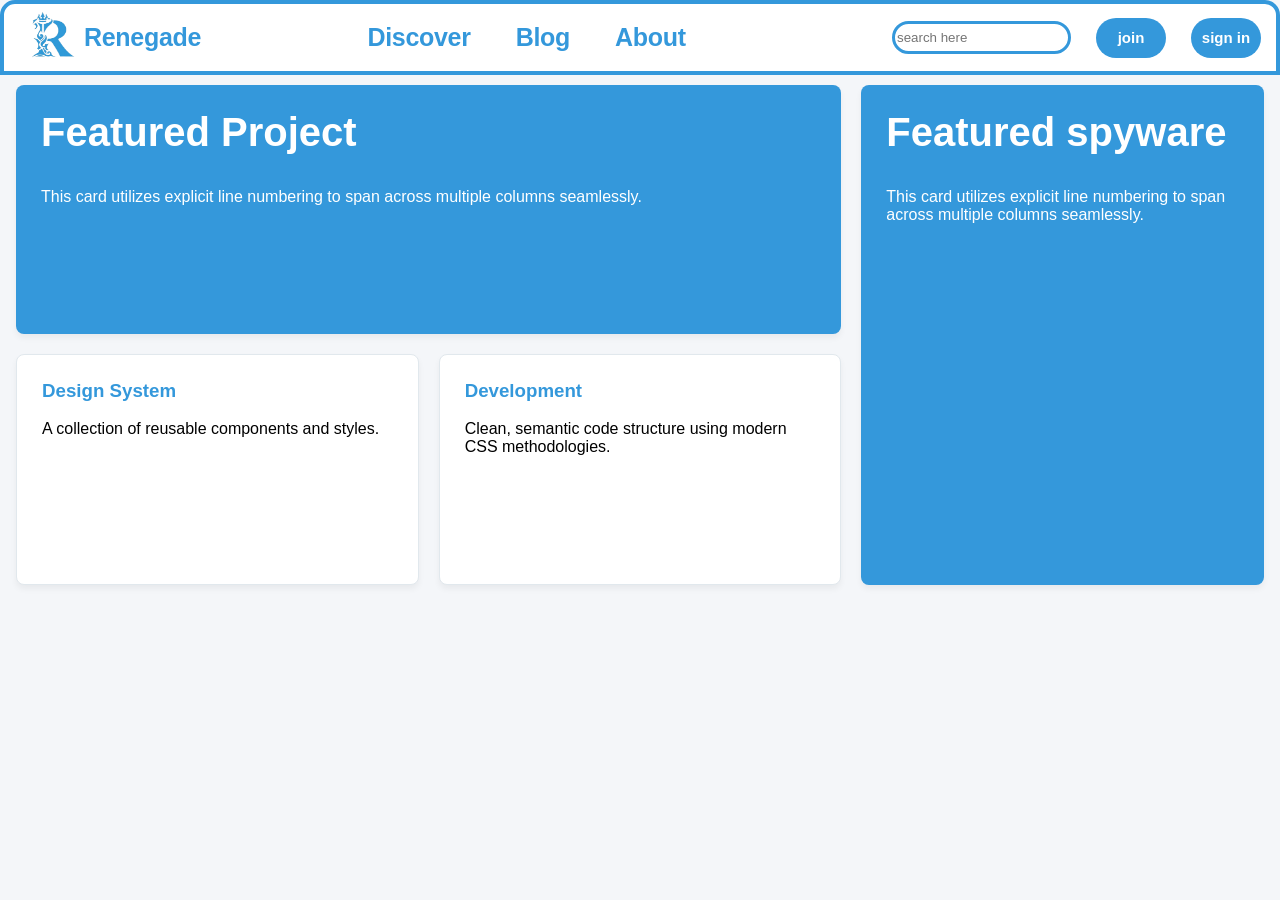
<file: index.html>
<!DOCTYPE html>
<html lang="en">
<head>
  <meta charset="UTF-8">
  <meta name="viewport" content="width=device-width, initial-scale=1.0">
  <title>CSS Grid Cards</title>
  <link rel="stylesheet" href="style.css">
</head>
<body>
  <div class="nav-bar">
    <div class="nav-left">
        <span class="logo"><a href="#"><img src="logo.png" height="70px" width="80px" ></a></span>
        <span class="logo-text">Renegade</span>
        
    </div>

    <div class="nav-center">
        <span><a class="links" href="#">Discover</a></span>
        <span><a class="links" href="#">Blog</a></span>
        <span><a class="links" href="#">About</a></span>
    </div>

    <div class="nav-right">
        <span><input class="search-bar" type="text" placeholder="search here"></span>
        <span><button class="buttons">join</button></span>
        <span><button class="buttons">sign in</button></span>
    </div>
    
</div>
  <main class="grid-container">
    <div class="card featured-card">
      <h2>Featured Project</h2>
      <p>This card utilizes explicit line numbering to span across multiple columns seamlessly.</p>
    </div>
    
    <div class="card featured-card1">
      <h2>Featured spyware</h2>
      <p>This card utilizes explicit line numbering to span across multiple columns seamlessly.</p>
    </div>

    <div class="card">
      <h3>Design System</h3>
      <p>A collection of reusable components and styles.</p>
    </div>

    <div class="card">
      <h3>Development</h3>
      <p>Clean, semantic code structure using modern CSS methodologies.</p>
    </div>
  </main>

</body>
</html>
</file>
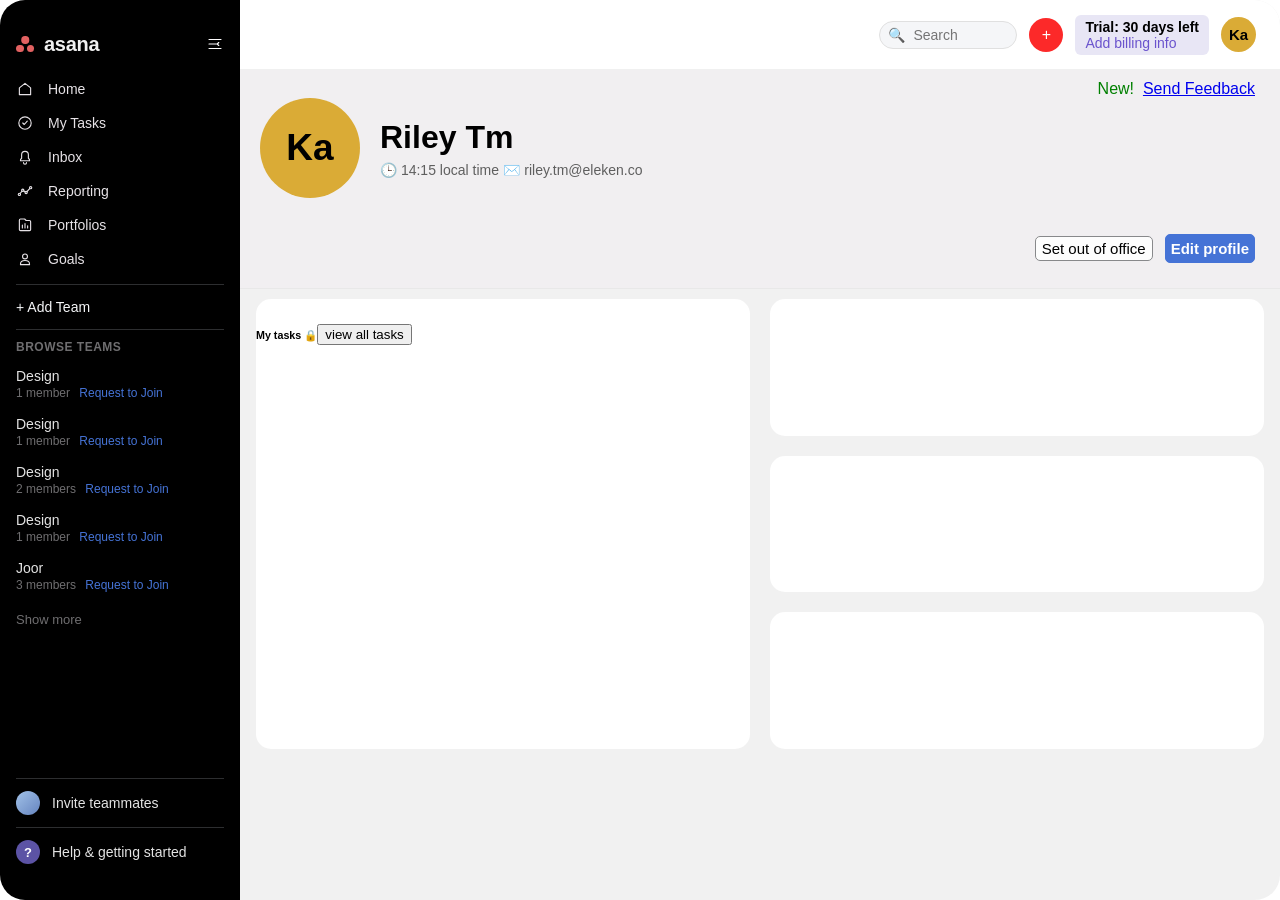
<file: profile.html>
<!DOCTYPE html>
<html lang="en">
<head>
    <meta charset="UTF-8">
    <meta name="viewport" content="width=device-width, initial-scale=1.0">
    <title>My Profile</title>
    <link rel="stylesheet" href="profile.css">
</head>
<body>
    <div class="container"> <aside>
            <div class="logo">
                <div class="asana-container">
                    <div class="asana-dots">
                        <div class="dot top"></div>
                        <div class="dot left"></div>
                        <div class="dot right"></div>   
                    </div>
                    <span class="asana-text">asana</span>
                    <svg class="header-icon" viewBox="0 0 24 24" fill="none" stroke="currentColor" stroke-width="1.5">
                        <path d="M4 6H20M4 12H14M4 18H20M17 10L15 12L17 14" stroke-linecap="round" stroke-linejoin="round"/>
                    </svg> 
                </div>
            </div>

            <div class="sidebar-menu">
                <div class="menu-item">
                    <svg class="asana-icon" viewBox="0 0 24 24" fill="none" stroke="currentColor" stroke-width="1.5">
                        <path d="M4.5 10.5L12 4.5L19.5 10.5V19.5H4.5V10.5Z" stroke-linecap="round" stroke-linejoin="round"/>
                    </svg>
                    <span class="label">Home</span>
                </div>
                <div class="menu-item">
                    <svg class="asana-icon" viewBox="0 0 24 24" fill="none" stroke="currentColor" stroke-width="1.5">
                        <circle cx="12" cy="12" r="8.25"/>
                        <path d="M9 12L11 14L15 9.5" stroke-linecap="round" stroke-linejoin="round"/>
                    </svg>
                    <span class="label">My Tasks</span>
                </div>
                <div class="menu-item">
                    <svg class="asana-icon" viewBox="0 0 24 24" fill="none" stroke="currentColor" stroke-width="1.5">
                        <path d="M12 4.5C14.5 4.5 16.5 6.5 16.5 9V13.5L18 15.5V17H6V15.5L7.5 13.5V9C7.5 6.5 9.5 4.5 12 4.5Z" stroke-linecap="round" stroke-linejoin="round"/>
                        <path d="M10 19.5C10 20.6 10.9 21.5 12 21.5C13.1 21.5 14 20.6 14 19.5" stroke-linecap="round"/>
                    </svg>
                    <span class="label">Inbox</span>
                </div>
                <div class="menu-item">
                    <svg class="asana-icon" viewBox="0 0 24 24" fill="none" stroke="currentColor" stroke-width="1.5">
                        <path d="M4.5 16.5L9 11L13.5 14L19.5 7.5" stroke-linecap="round" stroke-linejoin="round"/>
                        <circle cx="4.5" cy="16.5" r="1.5" fill="#1e1f21"/>
                        <circle cx="9" cy="11" r="1.5" fill="#1e1f21"/>
                        <circle cx="13.5" cy="14" r="1.5" fill="#1e1f21"/>
                        <circle cx="19.5" cy="7.5" r="1.5" fill="#1e1f21"/>
                    </svg>
                    <span class="label">Reporting</span>
                </div>
                <div class="menu-item">
                    <svg class="asana-icon" viewBox="0 0 24 24" fill="none" stroke="currentColor" stroke-width="1.5">
                        <path d="M4.5 7.5V18C4.5 18.8 5.2 19.5 6 19.5H18C18.8 19.5 19.5 18.8 19.5 18V7.5C19.5 6.7 18.8 6 18 6H13.5L11.5 4H6C5.2 4 4.5 4.7 4.5 5.5V7.5Z" stroke-linejoin="round"/>
                        <path d="M8.5 12V16M12 10V16M15.5 13V16" stroke-linecap="round"/>
                    </svg>
                    <span class="label">Portfolios</span>
                </div>
                <div class="menu-item">
                    <svg class="asana-icon" viewBox="0 0 24 24" fill="none" stroke="currentColor" stroke-width="1.5">
                        <circle cx="12" cy="8.5" r="3.25"/>
                        <path d="M6 18.5C6 15.5 8.5 14 12 14C15.5 14 18 15.5 18 18.5V19.5H6V18.5Z" stroke-linejoin="round"/>
                    </svg>
                    <span class="label">Goals</span>
                </div>
            </div>

            <hr class="sidebar-divider">
            <div>
                <p class="label">+ Add Team</p>
            </div>
            <hr class="sidebar-divider">
            
            <div class="section-title">Browse teams</div>
            <div class="team-list">
                <div class="team-item">
                    <div class="team-name">Design</div>
                    <div class="team-meta">1 member <a href="#" class="join-link">Request to Join</a></div>
                </div>
                <div class="team-item">
                    <div class="team-name">Design</div>
                    <div class="team-meta">1 member <a href="#" class="join-link">Request to Join</a></div>
                </div>
                <div class="team-item">
                    <div class="team-name">Design</div>
                    <div class="team-meta">2 members <a href="#" class="join-link">Request to Join</a></div>
                </div>
                <div class="team-item">
                    <div class="team-name">Design</div>
                    <div class="team-meta">1 member <a href="#" class="join-link">Request to Join</a></div>
                </div>
                <div class="team-item">
                    <div class="team-name">Joor</div>
                    <div class="team-meta">3 members <a href="#" class="join-link">Request to Join</a></div>
                </div>
                <div class="show-more-btn">Show more</div>
            </div>
            
            <div class="sidebar-footer">
                <hr class="sidebar-divider">
                <div class="footer-item">
                    <div class="avatar-icon-placeholder"></div>
                    <span class="label">Invite teammates</span>
                </div>
                <hr class="sidebar-divider">
                <div class="footer-item">
                    <div class="help-icon-placeholder">?</div>
                    <span class="label">Help & getting started</span>
                </div>
            </div>
        </aside> 
        
        <main>
            <div class="top-nav-bar">
                <div class="nav-left"></div>
                <div class="nav-right">
                    <div class="search-container">
                        <span class="search-icon">🔍</span>
                        <input type="text" placeholder="Search" class="search-input">
                    </div>
                    <button class="add-btn">+</button>
                    <div class="trial-pill">
                        <span class="trial-days">Trial: 30 days left</span>
                        <a href="#" class="billing-link">Add billing info</a>
                    </div>
                    <div class="mini-avatar">Ka</div>
                </div>
            </div>

            <header class="profile-header">
                <div class="profile-info">
                    <div class="new">New! &nbsp;<a  class="feedback" href="#">  Send Feedback</a></div>
                    <div class="profile-main">
                        <div class="avatar">Ka</div>
                        <div class="profile-details">
                            <h1 class="profile-name">Riley Tm</h1>
                            <div class="profile-meta">
                                <span class="meta-item time">🕒 14:15 local time</span>
                                <span class="meta-item email">✉️ riley.tm@eleken.co</span>
                            </div>
                        </div>
                    </div>
                </div>
                <br><br>
                <div class="profile-actions">
                    <button class="btn btn-secondary">Set out of office</button>
                    <button class="btn btn-primary">Edit profile</button>
                </div>
            </header>
            <div class="grid-container">
                <section class="task-section">
                    <h6 class="title-left">My tasks 🔒<span class="title-right"><button>view all tasks</button></span></h6>
                </section>
                <section class="right-1">

                </section>
                <section class="right-2">

                </section>
                <section class="right-3">

                </section>
                
            </div>
        </main>

    </div> </body>
</html>
</file>
<file: style.css>
:root {
}

/* Core Page Reset & Styles */
html, body {
  font-family: 'Segoe UI', Tahoma, Geneva, Verdana, sans-serif;
  background-color: #f4f6f9;
  margin: 0;
  width: 100%;
  justify-content: center;
}


.nav-bar{
    width: 100%;
    height: 75px;
    background-color: rgb(255, 255, 255);
    border: 4px solid #3498db;
    border-radius: 15px 15px 0 0;
    align-items: center;
    padding: 0 15px 0 0;
    display: flex;
    flex-direction: row;
    gap: 10px;
    justify-content: space-between;
    box-sizing: border-box;
}

.nav-left{
  display: flex;
  align-items: center;
}

.nav-center{
display: flex;
align-items: center;
margin-right: 10px;
gap: 45px;
}

.nav-right{
  display: flex;
  align-items: center;
  gap: 25px;
  margin-left: 30px;
}

.logo{
   color: #3498db;;
    font-size: 45px;
    font-family: "Tahoma", "Comfortaa", "Century Gothic", "Segoe UI", sans-serif;
    font-weight: 400;          
    letter-spacing: -0.3px;     
    line-height: 1;
}

.logo-text{
  color: #3498db;;
    font-size: 25px;
    font-family: "Inter", "Comfortaa", "Century Gothic", "Segoe UI", sans-serif;
    font-weight: 600;          
    letter-spacing: -0.3px;     
    line-height: 1;
}

.links{
color: #3498db;
font-size: 25px;
font-family: "Tahoma", "Comfortaa", "Century Gothic", "Segoe UI", sans-serif;
font-weight: 600;          
letter-spacing: -0.3px;     
line-height: 1;
display: inline-block;
text-decoration: none;
transition: transform 0.2s ease-in-out, color 0.2s ease-in-out;
}

.links:hover{
  transform: scale(1.15);

}




.buttons{
  height: 40px;
  width: 70px;
  border-radius: 35px;
  border: none;
  background-color: #3498db;
  color: #ffffff;
  font-size: 15px;
  font-weight: bolder;
}

.buttons:hover{
  transform: scale(1.05);
  box-shadow:  0px 3px rgba(160, 160, 160, 0.747);
}

.search-bar{
  background-color: transparent;
  color: #3498db;
  border: 3px solid #3498db;
  height: 25px;
  border-radius: 20px;
  outline-color: #3498db;
}



/* 1. The Two-Dimensional Grid Container */
.grid-container {
  display: grid;
  max-width: 100%;
  margin-top: 10px;
  width: 100%;
  height: 500px;
  /* Creates 3 equal-width explicit columns */
  grid-template-columns: repeat(3, 2fr); 
  grid-template-rows: auto; 
  gap: 20px;
  padding-left: 1rem; 
  padding-right: 1rem; 
  box-sizing: border-box;
  box-sizing: border-box
}

/* Base Card Styling */
.card {
  background-color: #ffffff;
  padding: 25px;
  border-radius: 8px;
  box-shadow: 0 4px 6px rgba(0, 0, 0, 0.05);
  border: 1px solid #e1e8ed;
}

.card h2, .card h3 {
  margin-top: 0;
  color: #3498db;
}

/* 2. Positioning Specific Content into Coordinates */
.featured-card {
  background-color: #3498db;
  color: #ffffff;
  border: none;
  
  /* Starts at column line 1, spans horizontally to stop at line 3 */
  grid-column: 1 / 3; 
  /* Sits firmly within row line 1 and 2 */
  grid-row: 1 / 2; 
}
.card {
  transition: transform 0.3s ease-in-out, box-shadow 0.3s ease-in-out;
}

.card:hover {
  transform: scale(1.05);
  box-shadow: 0 10px 20px rgba(0, 0, 0, 0.15);
  z-index: 10; 
}

.featured-card1{
     background-color: #3498db;
  color: #ffffff;
  border: none;
  grid-column: 3 / 3; 
  grid-row: 1 / 3; 
}

.featured-card h2 {
  color: #ffffff;
}

.featured-card h2, 
.featured-card1 h2 {
  color: #ffffff;
  font-size: 40px;
}

/* 3. Responsive Adjustments for Smaller Screens */
@media (max-width: 768px) {
  .grid-container {
    grid-template-columns: 1fr;
  }
  
  .featured-card {
    grid-column: auto;
    grid-row: auto;
  }
}
</file>
<file: profile.css>
body{
    margin: 0;
    font-family: 'Inter', sans-serif;
    background-color: #ffffffbb; 
    height: 100vh;
}

.container {
    display: grid;
    grid-template-columns: 240px 1fr;
    height: 100vh;
    background-color: #ffffff8f; 
    overflow: hidden;
}

aside {
    background-color: black;
    padding: 24px 16px;            
    color: #f5f6f8;
    border-radius: 25px 0 0 25px;
    display: flex;                 
    flex-direction: column;
    height: 100%;                  
    box-sizing: border-box;  
    overflow-y: auto;     
}

.logo {
    width: 100%;
}

.asana-container {
    display: flex;      
    flex-direction: row;           
    align-items: center;           
    gap: 10px;                     
    background-color: #000000;  
    padding: 10px 0px;           
    width: 100%;                 
    box-sizing: border-box;
}


.asana-dots {
    position: relative;
    width: 18px;
    height: 16px;
    flex-shrink: 0;                /* Lock proportions */
}

.dot {
    position: absolute;
    width: 7.5px;
    height: 7.5px;
    border-radius: 50%;
    background-color: #e26161; 
}

/* Pinpoint positioning for the three interlocking circles */
.dot.top {
    top: 0;
    left: 50%;
    transform: translateX(-50%);
}

.dot.left {
    bottom: 0;
    left: 0;
}

.dot.right {
    bottom: 0;
    right: 0;
}

/* Typography matching the exact font weights and tracking */
.asana-text {
    color: #f1f1f1;
    font-size: 20px;
    font-family: "Inter", "Comfortaa", "Century Gothic", "Segoe UI", sans-serif;
    font-weight: 600;          
    letter-spacing: -0.3px;     
    line-height: 1;
}

.header-icon {
    position: relative;
    width: 18px;
    height: 18px;
    color: #fffeff;
    cursor: pointer;
    margin-left: auto;             /* Magically pushes the icon to the far right boundary */
}

.sidebar-menu {
    padding: 16px 0;               /* Reset horizontal padding to fit the parent perfectly */
    display: flex;
    flex-direction: column;
    gap: 16px;                  
    width: 100%;
    box-sizing: border-box;
}

.menu-item {
    display: flex;
    align-items: center;
    gap: 14px;                 
    cursor: pointer;
    color: #e6e2e6;             
    transition: color 0.15s ease;
}

.asana-icon {
    width: 18px;
    height: 18px;
    flex-shrink: 0;
}

.label {
    font-family: -apple-system, BlinkMacSystemFont, "Segoe UI", Roboto, sans-serif;
    font-size: 14px;
    font-weight: 400;          
}

.menu-item:hover {
    color: #ffffff;
}

.sidebar-divider {
    border: 0;
    border-top: 1px solid #2d2e30; /* Made slightly darker to blend well with the UI design elements */
    margin-bottom: 0px;
    margin-top: 0;
    width: 100%;
}

.section-title {
    font-size: 12px;
    text-transform: uppercase;
    letter-spacing: 0.5px;
    color: #6f6e70;
    margin-top: 10px;
    margin-bottom: 14px;
    font-weight: 600;
}

.team-list {
    display: flex;
    flex-direction: column;
    gap: 16px;
}

.team-item {
    display: flex;
    flex-direction: column;
    gap: 2px;
}

.team-name {
    color: #e3e3e3;
    font-size: 14px;
    font-weight: 500;
}

.team-meta {
    font-size: 12px;
    color: #6f6e70;
}

.join-link {
    color: #4573d6;
    text-decoration: none;
    margin-left: 6px;
}

.join-link:hover {
    text-decoration: underline;
}

.show-more-btn {
    font-size: 13px;
    color: #6f6e70;
    cursor: pointer;
    margin-top: 4px;
}

.show-more-btn:hover {
    color: #a2a0a2;
}

/* Footer Control Pins */
.sidebar-footer {
    margin-top: auto;             
    padding-top: 10px;
    width: 100%;
}

.footer-item {
    display: flex;
    align-items: center;
    gap: 12px;
    padding: 12px 0;               
    cursor: pointer;
    color: #e3e3e3;
}

.footer-item:hover {
    color: #ffffff;
}

.avatar-icon-placeholder {
    width: 24px;
    height: 24px;
    background: linear-gradient(135deg, #a2c2e8, #6584bf);
    border-radius: 50%;
    flex-shrink: 0;
}

.help-icon-placeholder {
    width: 24px;
    height: 24px;
    background-color: #5c53a5;
    color: #ffffff;
    border-radius: 50%;
    display: flex;
    align-items: center;
    justify-content: center;
    font-size: 13px;
    font-weight: bold;
    flex-shrink: 0;
}

main {
    padding: 24px;
    display: flex;
    flex-direction: column;
    border-radius: 0 25px 25px 0;
    padding: 0;
    gap: 0;
    overflow-y: auto;         
    color: #000000;
    background-color: #f0f0f0ec;
}


.top-nav-bar {
    display: flex;
    justify-content: space-between; 
    align-items: center;
    padding: 0 24px;                
    height: 70px;                  
    background-color: #fff;
    border-bottom: 1px solid #f0f0f0;
    box-sizing: border-box;
}

.nav-left {
    
}


.nav-right {
    display: flex;
    flex-direction: row;
    align-items: center;          
    gap: 12px;                    
}

.search-container {
    display: flex;
    align-items: center;
    background-color: #f5f6f8;
    border: 1px solid #e0e0e0;    
    border-radius: 16px;           
    padding: 4px 8px;
    width: 120px;                 
}

.search-icon {
    font-size: 14px;
    color: #656e7b; 
    margin-right: 6px;
    display: flex;
    align-items: center;
}

.search-input {
    border: none;
    outline: none; 
    background: transparent;
    width: 100%;
    font-size: 14px;
    color: #1e1f21;
}

.add-btn {
    border: none;
    width: 34px;
    height: 34px;
    border-radius: 50%;
    background-color: #fc2929;
    color: #fdfdfd;
    font-size: 16px;
    display: flex;
    align-items: center;
    justify-content: center;
    cursor: pointer;
}

.trial-pill {
    display: flex;
    flex-direction: column;
    align-items: flex-start;   
    border-radius: 6px;
    background-color: #e8e6f5;    
    padding: 4px 10px;
}

.trial-days {
    font-size: 14px;
    font-weight: 600;
    color: #000000;
}

.billing-link {
    font-size: 14px;
    color: #6a53cd;
    text-decoration: none;
}

.billing-link:hover {
    text-decoration: underline;
}


.mini-avatar {
    width: 35px;
    height: 35px;
    border-radius: 50%;
    color: #000000;
    background-color: #daab36;
    display: flex;
    align-items: center;
    justify-content: center;
    font-size: 15px;
    font-weight: 600;
}

.profile-header{
    padding-top: 10px;
   align-items: center;
   min-height: 150px;
   border-bottom: 1px solid #e8e8e8;
   background-color: #f1eff1;
}

.new{
    display: flex;
    align-items: center;
    justify-content: right;
    padding-right: 25px;
    flex-direction: row;
    color: green;
    font-size: 16px;

}

.profile-main{
    display: flex;
    flex-direction: row;
    gap: 20px;

}

.profile-name{
  margin-bottom: 5px;
  gap: 6px;
}

.meta-item{
    font-size: 14px;
    color: #5f5f5f;
    
}
.avatar{
    display: flex;
    width: 100px;
    height: 100px;
    border-radius: 50%;
    align-items: center;
    justify-content: center;
    background-color: #daab36;
    font-size: 37px;
    font-weight: bold;
    margin-left: 20px;

}

div.profile-actions{
    display: flex;
    justify-content: right;
    align-items: center;
    padding-bottom: 25px;
    padding-right: 25px;
    gap: 12px;
}

.btn{
    display: flex;

}

.btn-secondary{
  font-size: 15px;
  color: #000000;
  background-color: #fdfdfd;
  align-items: center;
  border: 1px solid #88898b;
  border-radius: 5px;
  box-shadow: none;
  height: 25px;
}

.btn-primary{
  font-size: 15px;
  background-color: transparent;
  align-items: center;
  padding: 5px;
  color: #fff;
  background-color: #4573d6;
  border: 1px solid #4573d6;
  border-radius: 5px;
  font-weight: bold;
  box-shadow: none;
}

.grid-container{
     display: grid;
  max-width: 100%;
  margin-top: 10px;
  width: 100%;
  height: 450px;
  grid-template-columns: repeat(2, 2fr); 
  grid-template-rows: repeat(3, 2fr); 
  gap: 20px;
  padding-left: 1rem; 
  padding-right: 1rem; 
  box-sizing: border-box;
}

.task-section{
  grid-column: 1 / 1; 
  grid-row: 1 / 4; 
  background-color: white;
  border: none;
  border-radius: 15px;
}

.right-1{
  grid-row: 1 / 2; 
  background-color: white;
}

.right-2{
  grid-row: 2 / 3; 
  background-color: white;
}

.right-3{ 
  grid-row: 3/ 4; 
  background-color: white;
}

.right-1, .right-2, .right-3{
 border: none;
 border-radius: 15px;
}
</file>
